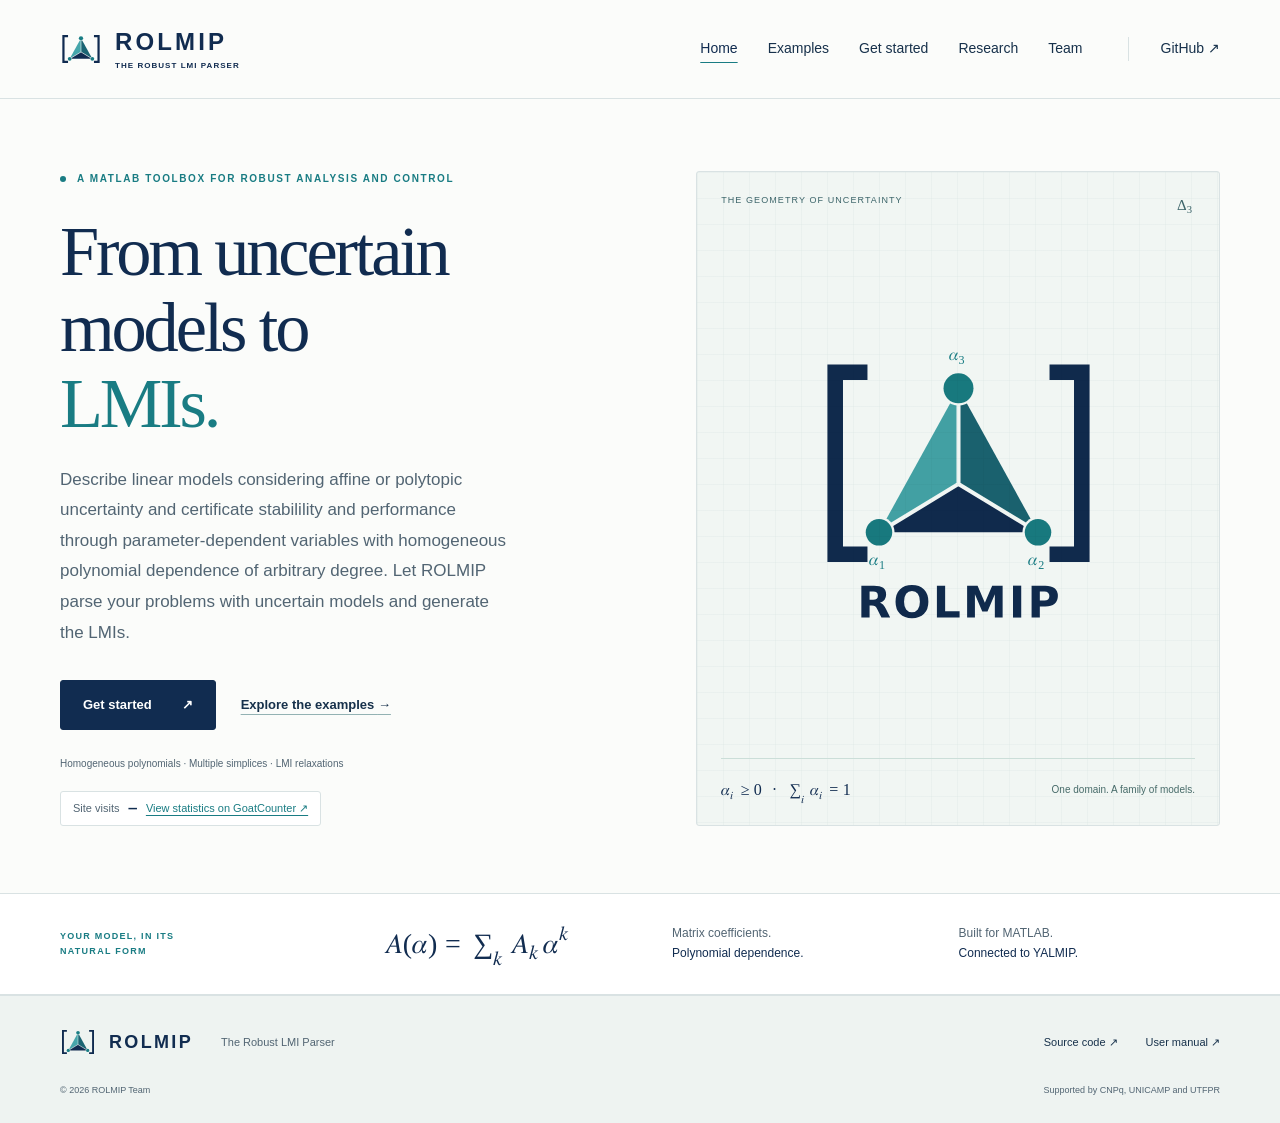
<file: proposal/index.html>
<!doctype html>
<html lang="en">
<head>
<meta charset="utf-8"><meta name="viewport" content="width=device-width,initial-scale=1">
<title>ROLMIP — The Robust LMI Parser</title>
<meta name="description" content="Build homogeneous matrix polynomials and parameter-dependent LMIs in MATLAB with ROLMIP and YALMIP. Explore runnable examples and get started.">
<link rel="icon" href="assets/rolmip-simplex-icon.svg" type="image/svg+xml">
<link rel="stylesheet" href="styles.css"><script defer src="app.js"></script>
<script id="goatcounter-script" data-goatcounter="https://rolmip.goatcounter.com/count" data-goatcounter-settings='{"no_onload":true}' async src="https://gc.zgo.at/count.js"></script>
</head>
<body>
<a class="skip-link" href="#main">Skip to content</a>
<header class="header"><div class="wrap header-inner">
<a href="#home" class="brand" aria-label="ROLMIP home"><img src="assets/rolmip-simplex-icon.svg" alt="" width="42" height="36"><span>ROLMIP<span class="brand-caption">THE ROBUST LMI PARSER</span></span></a>
<nav aria-label="Main navigation"><a href="#home" data-nav-view="home">Home</a><a href="#examples" data-nav-view="examples">Examples</a><a href="#start" data-nav-view="start">Get started</a><a href="#research" data-nav-view="research">Research</a><a href="#team" data-nav-view="team">Team</a></nav>
<a class="repo-link" href="https://github.com/rolmip/rolmip">GitHub <span aria-hidden="true">↗</span></a>
</div></header>
<main id="main">
<section class="hero wrap" id="home" data-view="home" aria-labelledby="hero-title">
<div class="hero-copy"><p class="eyebrow"><span class="dot"></span> A MATLAB TOOLBOX FOR ROBUST ANALYSIS AND CONTROL</p>
<h1 id="hero-title">From uncertain<br>models to<br><em>LMIs.</em></h1>
<p class="intro">Describe linear models considering affine or polytopic uncertainty and certificate stabilility and performance through parameter-dependent variables with homogeneous polynomial dependence of arbitrary degree. Let ROLMIP parse your problems with uncertain models and generate the LMIs.</p>
<div class="actions"><a class="button primary" href="#start">Get started <span aria-hidden="true">↗</span></a><a class="text-link" href="#examples">Explore the examples <span aria-hidden="true">→</span></a></div>
<p class="hero-note">Homogeneous polynomials · Multiple simplices · LMI relaxations</p>
<a class="visit-counter" href="https://rolmip.goatcounter.com/" target="_blank" rel="noopener noreferrer"><span>Site visits</span><strong id="visit-count" aria-live="polite">—</strong><span class="visit-counter-link">View statistics on GoatCounter ↗</span></a>
</div>
<figure class="hero-figure"><div class="figure-top"><span>THE GEOMETRY OF UNCERTAINTY</span><span><math><semantics><msub><mi mathvariant="normal">Δ</mi><mn>3</mn></msub><annotation encoding="application/x-tex">\Delta_3</annotation></semantics></math></span></div><div class="logo-field"><span class="figure-coordinate coordinate-top"><math><semantics><msub><mi>α</mi><mn>3</mn></msub><annotation encoding="application/x-tex">\alpha_3</annotation></semantics></math></span><img src="assets/rolmip-simplex-logo.svg" alt="ROLMIP logo: a simplex with three vertices enclosed in matrix brackets" width="512" height="500"><span class="figure-coordinate coordinate-left"><math><semantics><msub><mi>α</mi><mn>1</mn></msub><annotation encoding="application/x-tex">\alpha_1</annotation></semantics></math></span><span class="figure-coordinate coordinate-right"><math><semantics><msub><mi>α</mi><mn>2</mn></msub><annotation encoding="application/x-tex">\alpha_2</annotation></semantics></math></span></div><figcaption><span class="simplex-condition"><math><semantics><mrow><msub><mi>α</mi><mi>i</mi></msub><mo>≥</mo><mn>0</mn><mspace width="0.5em"/><mo>·</mo><mspace width="0.5em"/><msub><mo>∑</mo><mi>i</mi></msub><msub><mi>α</mi><mi>i</mi></msub><mo>=</mo><mn>1</mn></mrow><annotation encoding="application/x-tex">\alpha_i\geq 0\;\cdot\;\sum_i\alpha_i=1</annotation></semantics></math></span><span>One domain. A family of models.</span></figcaption></figure>
</section>
<div class="scope-strip" data-view="home"><div class="wrap scope-inner"><span>YOUR MODEL, IN ITS NATURAL FORM</span><p class="scope-formula"><math><semantics><mrow><mi>A</mi><mo>(</mo><mi>α</mi><mo>)</mo><mo>=</mo><msub><mo>∑</mo><mi>k</mi></msub><msub><mi>A</mi><mi>k</mi></msub><msup><mi>α</mi><mi>k</mi></msup></mrow><annotation encoding="application/x-tex">A(\alpha)=\sum_k A_k\alpha^k</annotation></semantics></math></p><p>Matrix coefficients.<br><strong>Polynomial dependence.</strong></p><p>Built for MATLAB.<br><strong>Connected to YALMIP.</strong></p></div></div>
<section class="section wrap examples-section" id="examples" data-view="examples" aria-labelledby="examples-title">
<div class="section-heading"><div><p class="eyebrow">01 / LEARN BY DOING</p><h2 id="examples-title">A few lines.<br>A concrete starting point.</h2></div><p>Start with polynomial algebra, then explore stability, robust H∞ and H₂ analysis, and H∞ state-feedback control. All six examples include downloadable MATLAB scripts.</p></div>
<div class="example-layout"><div class="example-sidebar"><div class="example-selectors" role="tablist" aria-label="MATLAB examples" aria-orientation="vertical">
<button class="example-tab active" id="tab-0" role="tab" aria-selected="true" aria-controls="example-panel" data-example="0"><span class="example-number">01</span><span><strong>Define a polynomial</strong><small>Three vertices. Matrix coefficients.</small></span><span aria-hidden="true">↗</span></button>
<button class="example-tab" id="tab-1" role="tab" aria-selected="false" aria-controls="example-panel" tabindex="-1" data-example="1"><span class="example-number">02</span><span><strong>Do the algebra</strong><small>Add and multiply polynomials.</small></span><span aria-hidden="true">↗</span></button>
<button class="example-tab" id="tab-2" role="tab" aria-selected="false" aria-controls="example-panel" tabindex="-1" data-example="2"><span class="example-number">03</span><span><strong>Build a stability LMI</strong><small>A common Lyapunov certificate.</small></span><span aria-hidden="true">↗</span></button>
<button class="example-tab" id="tab-3" role="tab" aria-selected="false" aria-controls="example-panel" tabindex="-1" data-example="3"><span class="example-number">04</span><span><strong>Compute an H∞ bound</strong><small>Two vertices. Worst-case energy gain.</small></span><span aria-hidden="true">↗</span></button>
<button class="example-tab" id="tab-4" role="tab" aria-selected="false" aria-controls="example-panel" tabindex="-1" data-example="4"><span class="example-number">05</span><span><strong>Compute an H₂ bound</strong><small>Two vertices. Impulse-response energy.</small></span><span aria-hidden="true">↗</span></button>
<button class="example-tab" id="tab-5" role="tab" aria-selected="false" aria-controls="example-panel" tabindex="-1" data-example="5"><span class="example-number">06</span><span><strong>Design H∞ state feedback</strong><small>Robust gain for two vertices.</small></span><span aria-hidden="true">↗</span></button>
</div><div class="example-note"><p class="eyebrow">WHAT TO EXPECT</p><p id="example-description">A degree-one polynomial with three 2 × 2 matrix coefficients. Retrieve the coefficient of α₂ using its exponent vector.</p><div class="expected"><span>Expected result</span><code id="expected-result">[2 1; 1 3]</code></div><p id="norm-reference" class="norm-reference" hidden>About the norms: <a href="https://www.mathworks.com/help/control/ref/dynamicsystem.norm.html">MATLAB reference ↗</a></p><p class="dependencies" id="dependencies">Requires MATLAB, ROLMIP and YALMIP. No solver is needed for this example.</p></div></div>
<div class="code-panel" id="example-panel" role="tabpanel" aria-labelledby="tab-0" tabindex="0"><div class="code-toolbar"><span><span class="code-dot"></span> <span id="code-filename">polynomial_example.m</span></span><button id="copy-code" class="copy-button" type="button">Copy code <span aria-hidden="true">⧉</span></button></div><pre><code id="example-code">% A homogeneous matrix polynomial on the unit simplex.
% Requires ROLMIP and YALMIP on the MATLAB path.
A1 = [1 0; 0 2];
A2 = [2 1; 1 3];
A3 = [3 0; 0 1];

% A(alpha) = alpha(1)*A1 + alpha(2)*A2 + alpha(3)*A3
% alpha(i) &gt;= 0, sum(alpha) = 1.
A = rolmipvar([A1 A2 A3], &#x27;A&#x27;, 3, 1);

% Retrieve the coefficient of alpha(2).
coefficient = A([0 1 0]);
disp(coefficient{1});
</code></pre><div class="code-footer"><span>MATLAB / ROLMIP</span><a id="download-example" href="examples/polynomial_example.m" download>Download .m <span aria-hidden="true">↓</span></a></div></div></div>
<p class="examples-bottom">Want to go further? <a href="https://github.com/rolmip/rolmip/tree/main/docs/manual_examples">Explore ROLMIP user manual <span aria-hidden="true">↗</span></a></p>
</section>
<section class="start-section" id="start" data-view="start" aria-labelledby="start-title"><div class="wrap start-layout"><div><p class="eyebrow">02 / SET UP YOUR WORKSPACE</p><h2 id="start-title">Easy to install in <br>MATLAB.</h2><p>ROLMIP handles the polynomial structure. YALMIP models the optimization problem. An SDP solver computes the solution.</p><a class="button primary" href="https://github.com/rolmip/rolmip/archive/refs/tags/3.3.zip">Download ROLMIP 3.3 <span aria-hidden="true">↓</span></a></div><ol class="install-steps"><li><span class="step-index">1</span><div><h3>Install the dependencies</h3><p>Install <a href="https://yalmip.github.io/download/">YALMIP</a>. To solve the stability and norm-bound examples, also install <a href="https://github.com/sqlp/sedumi">SeDuMi</a> and add both to your MATLAB path.</p></div></li><li><span class="step-index">2</span><div><h3>Add ROLMIP to your path</h3><p>Extract the release and point MATLAB to its <code>rolmip</code> folder. Replace the path below with your installation directory.</p><pre><code>addpath('/your/path/rolmip-3.3/rolmip');
savepath;</code></pre></div></li><li><span class="step-index">3</span><div><h3>Run your first example</h3><p>Download a script above and run it in MATLAB. Then explore the manual for multiple simplices, parameter-dependent variables and LMI export.</p><a class="text-link" href="https://github.com/rolmip/rolmip/blob/main/docs/manual_rolmip.pdf">Read the user manual <span aria-hidden="true">↗</span></a></div></li></ol></div></section>
<section class="section wrap research-section" id="research" data-view="research" aria-labelledby="research-title"><div class="research-title"><p class="eyebrow">03 / THE RESEARCH BEHIND THE CODE</p><h2 id="research-title">Made to popularize LMIs among graduate students, researchers, and engineers in control systems.</h2><p>If ROLMIP contributes to your work, please cite the toolbox article</a>.</p></div><article class="paper"><p class="eyebrow">ACM TRANSACTIONS ON MATHEMATICAL SOFTWARE · 2019</p><h3>Algorithm 998: The Robust LMI Parser — A Toolbox to Construct LMI Conditions for Uncertain Systems</h3><p>C. M. Agulhari, A. Felipe, R. C. L. F. Oliveira &amp; P. L. D. Peres</p><p class="paper-meta">Volume 45 · Issue 3 · Article 36</p><div class="paper-actions"><a class="text-link" href="https://doi.org/10.1145/3323925">Read the article ↗</a><button class="text-button" id="copy-citation" type="button">Copy BibTeX ⧉</button></div><details class="citation-details"><summary>View BibTeX</summary><pre><code id="citation-fallback">@article{AFOP:19,
  author = {C. M. Agulhari and A. Felipe and R. C. L. F. Oliveira and P. L. D. Peres},
  title = {Algorithm 998: The Robust LMI Parser --- A Toolbox to Construct LMI Conditions for Uncertain Systems},
  journal = {ACM Transactions on Mathematical Software},
  volume = {45}, number = {3}, pages = {36:1--36:25},
  year = {2019}, doi = {10.1145/3323925}
}</code></pre><a class="text-link" href="rolmip.bib" download>Download citation ↓</a></details></article></section>
<section class="team-section" id="team" data-view="team" aria-labelledby="team-title"><div class="wrap"><div class="section-heading"><div><p class="eyebrow">04 / PEOPLE &amp; PROJECT</p><h2 id="team-title">The people behind ROLMIP.</h2></div><p>Developed through research in robust control, polynomial methods and numerical optimization.</p></div><div class="team-grid"><a class="person" href="https://orcid.org/0000-0001-7630-1828"><img loading="lazy" src="assets/agulhari.jpg" alt="Portrait of Cristiano M. Agulhari" width="220" height="240"><h3>Cristiano M. Agulhari</h3><span>ROLMIP · RolmiPy</span><span class="person-link">ORCID ↗</span></a><a class="person" href="https://orcid.org/0000-0001-5882-2822"><img loading="lazy" src="assets/alexandre.jpg" alt="Portrait of Alexandre Felipe" width="220" height="240"><h3>Alexandre Felipe</h3><span>ROLMIP</span><span class="person-link">ORCID ↗</span></a><a class="person" href="https://orcid.org/0000-0002-8225-7058"><img loading="lazy" src="assets/ricardo.jpg" alt="Portrait of Ricardo C. L. F. Oliveira" width="220" height="240"><h3>Ricardo C. L. F. Oliveira</h3><span>ROLMIP</span><span class="person-link">ORCID ↗</span></a><a class="person" href="https://orcid.org/0000-0002-6371-7338"><img loading="lazy" src="assets/pedro.jpg" alt="Portrait of Pedro L. D. Peres" width="220" height="240"><h3>Pedro L. D. Peres</h3><span>ROLMIP</span><span class="person-link">ORCID ↗</span></a><a class="person" href="https://orcid.org/0000-0002-9288-6376"><img loading="lazy" src="assets/esdras.jpg" alt="Portrait of Esdras B. Silva" width="220" height="240"><h3>Esdras B. Silva</h3><span>RolmiPy · PolyAny</span><span class="person-link">ORCID ↗</span></a></div><div class="ecosystem"><div><p class="eyebrow">ALSO IN DEVELOPMENT</p><h3>Meet the Python projects.</h3></div><p>RolmiPy and its polynomial core, PolyAny, are being developed by Esdras B. Silva and Cristiano M. Agulhari.</p><a class="text-link" href="https://github.com/rolmip/polyany">Explore PolyAny ↗</a></div></div></section>
<section class="contact-strip wrap" data-view="team"><div><h2>Questions, ideas, or a bug?</h2><p>Help to shape the next version of ROLMIP.</p></div><a class="button outline" href="https://github.com/rolmip/rolmip/issues">Start on GitHub ↗</a><a class="text-link" href="mailto:agulhari@utfpr.edu.br">Contact the team ↗</a></section>
</main><footer><div class="wrap footer-top"><a href="#home" class="brand"><img src="assets/rolmip-simplex-icon.svg" alt="" width="36" height="32"><span>ROLMIP</span></a><span>The Robust LMI Parser</span><a href="https://github.com/rolmip/rolmip">Source code ↗</a><a href="https://github.com/rolmip/rolmip/blob/main/docs/manual_rolmip.pdf">User manual ↗</a></div><div class="wrap footer-bottom"><span>© 2026 ROLMIP Team</span><span>Supported by CNPq, UNICAMP and UTFPR</span></div></footer>
<div class="sr-only" id="copy-status" role="status" aria-live="polite"></div>
<script id="example-data" type="application/json">[{"file": "polynomial_example.m", "code": "% A homogeneous matrix polynomial on the unit simplex.\n% Requires ROLMIP and YALMIP on the MATLAB path.\nA1 = [1 0; 0 2];\nA2 = [2 1; 1 3];\nA3 = [3 0; 0 1];\n\n% A(alpha) = alpha(1)*A1 + alpha(2)*A2 + alpha(3)*A3\n% alpha(i) >= 0, sum(alpha) = 1.\nA = rolmipvar([A1 A2 A3], 'A', 3, 1);\n\n% Retrieve the coefficient of alpha(2).\ncoefficient = A([0 1 0]);\ndisp(coefficient{1});\n"}, {"file": "algebra_example.m", "code": "% Matrix polynomial algebra on a two-vertex simplex.\n% Requires ROLMIP and YALMIP on the MATLAB path.\nA = rolmipvar({[1 0; 0 2], [2 1; 1 3]}, 'A', 2, 1);\nB = rolmipvar({[0 1; 1 0], [1 0; 0 -1]}, 'B', 2, 1);\n\n% Matrix multiplication preserves the order of the factors.\nC = A*B;\nS = A + B;\n\n% Coefficient of alpha(1)*alpha(2) in the degree-two product.\ncoefficient = C([1 1]);\ndisp(coefficient{1});\n"}, {"file": "stability_example.m", "code": "% A common quadratic Lyapunov certificate for dx/dt = A(alpha)*x.\n% Requires ROLMIP, YALMIP and SeDuMi on the MATLAB path.\nyalmip('clear');\nA1 = [-1 0.2; 0 -2];\nA2 = [-2 0; 0.3 -1];\nA = rolmipvar({A1, A2}, 'A', 2, 1);\nP = rolmipvar(2, 2, 'P', 0, 0);\nI = rolmipvar(eye(2), 'I');\n\n% Uniform margins for this degree-one, two-vertex example.\nF = [P >= I, A'*P + P*A <= -I];\noptions = sdpsettings('solver', 'sedumi', 'verbose', 0);\nresult = optimize(F, [], options);\nassert(result.problem == 0, result.info);\ndisp(double(P));\n"}, {"file": "hinf_example.m", "code": "% Robust H-infinity analysis of a continuous-time two-vertex system.\n% Requires MATLAB, ROLMIP, YALMIP and SeDuMi.\n% xdot = A(alpha)*x + B0*w, z = C0*x; D = 0.\n% A(alpha) = alpha*A1 + (1-alpha)*A2, 0 <= alpha <= 1.\n% A common P gives an upper bound for every fixed alpha,\n% not necessarily the exact worst-case norm over the polytope.\nyalmip('clear');\nA1 = [-1 0.2; 0 -2];\nA2 = [-2 0; 0.3 -1];\nB0 = [1; 0.5];\nC0 = [1 0.4];\nA = rolmipvar({A1, A2}, 'A', 2, 1);\nB = rolmipvar(B0, 'B');\nC = rolmipvar(C0, 'C');\n\neta = sdpvar(1); % Squared H-infinity bound: eta = gamma^2.\nP = rolmipvar(2,2,'P','sym',2,1); % P(a)=a_1*P_1+a_2*P_2\nE = rolmipvar(eta, 'eta');\nI2 = rolmipvar(eye(2), 'I2');\n\n% Bounded-real LMI, affine in alpha and the decision variables.\nBRL = [A'*P + P*A, P*B, C';\n       B'*P,       -E,  0;\n       C,           0, -1];\nLMIs = [P >= 1e-6*I2, M <= 0];\noptions = sdpsettings('solver', 'sedumi', 'verbose', 0);\nresult = optimize(LMIs, eta, options);\nif result.problem == 0 && min(checkset(LMIs)) > -1e-6\n    hinf_bound = sqrt(value(eta));\n    fprintf('Robust H-infinity upper bound: %.6f\\n', hinf_bound);\nelse\n    fprintf('Unfeasible problem\\n')\nend\n"}, {"file": "h2_example.m", "code": "% Robust H-2 analysis of a continuous-time two-vertex system.\n% Requires MATLAB, ROLMIP, YALMIP and SeDuMi.\n% xdot = A(alpha)*x + B0*w, z = C0*x; D = 0.\n% A(alpha) = alpha*A1 + (1-alpha)*A2, 0 <= alpha <= 1.\n% D = 0 is essential for a finite continuous-time H-2 norm.\n% A common observability-Gramian bound X gives an upper bound\n% for every fixed alpha, not necessarily the exact worst case.\nyalmip('clear');\nA1 = [-1 0.2; 0 -2];\nA2 = [-2 0; 0.3 -1];\nB0 = [1; 0.5];\nC0 = [1 0.4];\nA = rolmipvar({A1, A2}, 'A', 2, 1);\nC = rolmipvar(C0, 'C');\ntol=1e-6;\n\nX = rolmipvar(2,2,'P','sym',2,1); % X(a)=a_1*X_1+a_2*X_2\neta=sdpvar;\netar=rolmipvar(eta,'eta');\nI2 = rolmipvar(eye(2), 'I2');\n% trace(B0'*X*B0) bounds the SQUARED H-2 norm.\nLMIs = [X >= tol*I2, A'*X + X*A + C'*C <= 0, etar >= trace(B0'*X*B0)];\n\noptions = sdpsettings('solver', 'sedumi', 'verbose', 0);\nresult = optimize(LMIs, eta, options);\nif result.problem == 0 && min(checkset(LMIs)) > -tol\n    h2_bound = sqrt(value(eta));\n    fprintf('Robust H-2 upper bound: %.6f\\n', h2_bound);\nelse\n    fprintf('Unfeasible problem\\n')\nend\n\n"}, {"file": "stateFeedback_hinf_example.m", "code": "% Robust H-infinity state-feedback control of a continuous-time two-vertex system.\n% Requires MATLAB, ROLMIP, YALMIP and SeDuMi.\n% xdot = A(alpha)*x + Bu(alpha)*u + Bw*w, \n% %  z = C*x+Du*u+Dw*w.\n% A(alpha) = alpha*A1 + (1-alpha)*A2, 0 <= alpha <= 1.\n% Bu(alpha) = alpha*Bu1 + (1-alpha)*Bu2, 0 <= alpha <= 1.\n% A common W gives an upper bound for every fixed alpha,\n% not necessarily the exact worst-case norm over the polytope.\n\nA1 = [-1 0.2; \n      0 -2];\nA2 = [-2 0; \n      0.4 1];\nBu1 = [1; 1];\nBu2 = [0.5; 0.1];\nBw = [0.9; 1];\nC = [1 0.4];\nDu = 0;\nDw = 0.2;\nA = rolmipvar({A1, A2}, 'A', 2, 1);\nBw = rolmipvar(Bw, 'Bw');\nBu = rolmipvar({Bu1,Bu2}, 'Bu',2,1);\nC = rolmipvar(C, 'C');\nDu = rolmipvar(Du, 'Du');\nDw = rolmipvar(Dw, 'Dw');\n\neta = sdpvar; % Squared H-infinity bound: eta = gamma^2.\nW = rolmipvar(2,2,'P','sym',2,0); % W(a)=W;\nZ = rolmipvar(1,2,'Z','full',2,0);  \n\n% Bounded-real LMI, affine in alpha and the decision variables.\nBRL_11 = A*W + W*A'+Bu*Z+Z'*Bu';\nBRL_12 = W*C'+Z'*Du';\nBRL_13 = Bw;\nBRL_22 = -1;\nBRL_23 = Dw;\nBRL_33 = -eta;\n\nBRL = [BRL_11 BRL_12 BRL_13;\n      BRL_12' BRL_22 BRL_23;\n      BRL_13' BRL_23' BRL_33];\nLMIs = [W >= 1e-6*eye(2), BRL <= 0];\noptions = sdpsettings('solver', 'sedumi', 'verbose', 0);\nresult = optimize(LMIs, eta, options);\nif result.problem ~= 1 && min(checkset(LMIs)) > -1e-6\n    hinf_bound = sqrt(value(eta));\n    K = value(Z)*inv(value(W));\n    fprintf('Robust H-infinity upper bound: %.6f Gain K = [%.4f %.4f]\\n', hinf_bound,K);\nelse\n    fprintf('Unfeasible problem\\n')\nend\n"}]</script>
</body></html>
</file>
<file: proposal/styles.css>
:root{--navy:#112c50;--ink:#17314b;--teal:#197c83;--muted:#526573;--line:#d9e2e3;--paper:#fbfcfa;--tint:#edf4f2;--mono:'SFMono-Regular',Consolas,'Liberation Mono',monospace}*{box-sizing:border-box}html{scroll-behavior:smooth;scroll-padding-top:105px}body{margin:0;background:var(--paper);color:var(--ink);font:16px/1.65 Inter,'Segoe UI',Arial,sans-serif}a{color:inherit;text-decoration:none}button{font:inherit;cursor:pointer}button,a{-webkit-tap-highlight-color:transparent}a:focus-visible,button:focus-visible,[tabindex]:focus-visible{outline:3px solid #c48824;outline-offset:5px}a:hover{color:var(--teal)}img{max-width:100%;display:block}h1,h2,h3,p,figure{margin:0}h1,h2{font-family:Georgia,'Times New Roman',serif;font-weight:400;letter-spacing:-.045em;line-height:1.08}h2{font-size:clamp(34px,3.2vw,46px)}h3{font-size:18px;line-height:1.4;font-weight:600}p{color:var(--muted)}.wrap{max-width:1240px;margin:auto;padding-inline:40px}.header{border-bottom:1px solid var(--line);background:rgba(251,252,250,.97);position:sticky;top:0;z-index:10}.header-inner{height:98px;display:flex;align-items:center;gap:45px}.brand{display:flex;align-items:center;gap:13px;font-size:24px;font-weight:750;letter-spacing:.13em;color:var(--navy);line-height:1.25}.brand-caption{display:block;font-size:8px;font-weight:600;letter-spacing:.13em;margin-top:4px}.header nav{display:flex;gap:30px;margin-left:auto;font-size:14px}.repo-link{font-size:14px;border-left:1px solid var(--line);padding-left:32px}.hero{display:grid;grid-template-columns:1.1fr 1fr;gap:60px;padding-top:72px;padding-bottom:67px;align-items:center}.eyebrow{font-size:10px;font-weight:700;letter-spacing:.16em;color:var(--teal)}.dot{display:inline-block;width:6px;height:6px;border-radius:50%;background:var(--teal);margin-right:7px}.hero h1{font-size:clamp(52px,5.5vw,77px);margin:25px 0 24px;color:var(--navy)}h1 em{font-style:normal;color:var(--teal)}.intro{font-size:17px;max-width:455px;line-height:1.8}.actions{display:flex;align-items:center;gap:25px;margin-top:32px}.button{display:inline-flex;align-items:center;justify-content:center;gap:30px;padding:13px 22px;font-size:13px;font-weight:600;border:1px solid var(--navy);border-radius:3px;white-space:nowrap}.primary{background:var(--navy);color:white}.primary:hover{background:#1b455c;color:white}.text-link{font-size:13px;font-weight:650;text-decoration:underline;text-underline-offset:5px;text-decoration-color:#93b2b3}.hero-note{font-size:10px;margin-top:26px;color:var(--muted)}.hero-figure{align-self:stretch;position:relative;display:flex;flex-direction:column;justify-content:space-between;border:1px solid var(--line);background-color:#f1f6f3;background-image:linear-gradient(#dfe9e560 1px,transparent 1px),linear-gradient(90deg,#dfe9e560 1px,transparent 1px);background-size:26px 26px;border-radius:3px;padding:21px 24px}.figure-top{display:flex;justify-content:space-between;font-size:9px;letter-spacing:.12em;color:#3d656a}.figure-top span:last-child{font-size:15px}.logo-field{position:relative;margin:27px auto 19px;width:100%;max-width:335px;padding:20px}.logo-field img{width:100%;height:auto;mix-blend-mode:multiply}.figure-coordinate{position:absolute;font-family:Georgia,serif;font-size:17px;color:var(--teal)}.figure-coordinate{transform:translate(-50%,-50%);line-height:1}.coordinate-top{left:50%;top:calc(20px + (100% - 40px)*.025)}.coordinate-left{left:calc(20px + (100% - 40px)*.23);top:calc(20px + (100% - 40px)*.735)}.coordinate-right{left:calc(20px + (100% - 40px)*.77);top:calc(20px + (100% - 40px)*.735)}.hero-figure figcaption{display:flex;justify-content:space-between;gap:12px;align-items:center;border-top:1px solid #cbded8;padding-top:18px;font-size:10px;color:#476b69}.hero-figure figcaption span:first-child{font-family:Georgia,serif;font-size:16px;color:var(--navy)}.scope-strip{border-top:1px solid var(--line);border-bottom:1px solid var(--line);background:white}.scope-inner{display:grid;grid-template-columns:1.15fr 1fr 1fr 1fr;gap:25px;align-items:center;padding-block:27px}.scope-inner>span{font-size:9px;letter-spacing:.14em;max-width:165px;color:var(--teal);font-weight:700}.scope-inner p{font-size:12px;line-height:1.65}.scope-inner p:first-of-type{font-family:Georgia,serif;font-size:28px;color:var(--navy)}.scope-inner p strong{font-weight:500;color:var(--navy)}.section{padding-block:83px}.section-heading{display:flex;justify-content:space-between;align-items:flex-end;gap:65px;margin-bottom:38px}.section-heading h2{margin-top:15px}.section-heading>p{font-size:14px;max-width:375px}.example-layout{display:grid;grid-template-columns:340px minmax(0,1fr);gap:35px}.example-tab{display:flex;width:100%;align-items:center;text-align:left;gap:16px;color:var(--muted);background:transparent;border:none;border-bottom:1px solid var(--line);padding:20px 16px}.example-tab.active{background:var(--tint);color:var(--navy);border-left:3px solid var(--teal);padding-left:13px}.example-tab strong{display:block;font-size:14px;font-weight:650}.example-tab small{display:block;font-size:11px;margin-top:3px}.example-tab>span:last-child{margin-left:auto}.example-number{font-family:var(--mono);font-size:11px;color:var(--teal)}.example-note{padding:26px 16px 0}.example-note>p:not(.eyebrow){font-size:12px;margin-top:11px}.expected{padding-block:15px;border-bottom:1px solid var(--line);display:flex;justify-content:space-between;gap:10px;font-size:11px;color:var(--muted)}.expected code{color:var(--navy);font-family:var(--mono)}.example-note .dependencies{font-size:10px!important;line-height:1.7}.code-panel{background:#112b42;color:#dce8eb;border:1px solid #1a3b54;border-radius:5px;min-width:0;display:flex;flex-direction:column;box-shadow:0 18px 35px #102b4212}.code-toolbar{display:flex;justify-content:space-between;align-items:center;padding:14px 21px;border-bottom:1px solid #294359;font-family:var(--mono);font-size:11px;gap:8px}.code-dot{display:inline-block;background:#5ca8a6;border-radius:50%;width:6px;height:6px;margin-right:6px}.copy-button{background:#203d53;color:#dce8eb;border:1px solid #3e5769;padding:5px 9px;font-size:10px;border-radius:3px}.copy-button:hover{background:#315269}.code-panel pre{margin:0;padding:26px 23px;font-size:11px;line-height:1.95;overflow-x:auto;flex:1;min-height:335px;tab-size:2;font-family:var(--mono)}.code-panel code{font-family:inherit}.code-comment{color:#9ab5bd}.code-string{color:#b7d7b2}.code-footer{display:flex;justify-content:space-between;padding:14px 22px;border-top:1px solid #294359;font-size:10px;letter-spacing:.05em;color:#a0b9c7}.code-footer a{color:#dce8eb}.examples-bottom{text-align:right;margin-top:25px;font-size:12px}.examples-bottom a{color:var(--teal);margin-left:9px;text-decoration:underline;text-underline-offset:4px}.start-section{padding-block:72px;background:var(--tint);border-block:1px solid var(--line)}.start-layout{display:grid;grid-template-columns:1fr 1.25fr;gap:100px}.start-layout h2{margin-block:15px 22px}.start-layout>div>p:not(.eyebrow){font-size:14px;max-width:340px;margin-bottom:27px}.install-steps{margin:0;padding:0;list-style:none}.install-steps li{display:flex;gap:20px;padding:23px 0;border-bottom:1px solid #cadbd6}.install-steps li:first-child{padding-top:0}.install-steps li:last-child{border:none;padding-bottom:0}.step-index{border:1px solid #adc9bf;display:flex;align-items:center;justify-content:center;width:30px;height:30px;flex:0 0 30px;border-radius:50%;color:var(--teal);font:12px var(--mono)}.install-steps h3{font-size:16px;margin-bottom:8px}.install-steps p{font-size:13px}.install-steps p a,.research-title p a{text-decoration:underline;text-underline-offset:3px}.install-steps pre{background:#fff9;border:1px solid #cddbd7;padding:13px 16px;overflow:auto;font-size:11px;line-height:1.8;border-radius:3px}.install-steps .text-link{display:inline-block;margin-top:14px}.research-section{display:grid;grid-template-columns:1fr 1.25fr;gap:100px}.research-title h2{margin-block:15px 22px}.research-title>p:last-child{font-size:13px;max-width:325px}.paper{border-left:2px solid var(--teal);padding:8px 0 8px 32px}.paper h3{font-family:Georgia,serif;font-size:25px;font-weight:400;margin:14px 0;line-height:1.35;letter-spacing:-.02em}.paper>p:not(.eyebrow){font-size:12px}.paper-meta{margin-top:9px}.paper-actions{display:flex;gap:28px;align-items:center;margin-top:25px}.text-button{padding:0;border:0;background:none;font-size:12px;color:var(--teal);text-decoration:underline;text-underline-offset:5px}.team-section{padding-block:70px;border-top:1px solid var(--line);background:#f4f6f3}.team-section h2{font-size:37px}.team-grid{display:grid;grid-template-columns:repeat(5,1fr);gap:25px}.person img{width:100%;height:185px;object-fit:cover;object-position:center 22%;filter:grayscale(1);border-radius:3px;background:#e0e8e5;transition:filter .2s}.person:hover img{filter:grayscale(0)}.person h3{font-size:13px;margin-top:17px;min-height:36px}.person>span{font-size:10px;display:block;color:var(--muted)}.person .person-link{margin-top:8px;color:var(--teal)}.ecosystem{display:grid;grid-template-columns:1fr 1.15fr auto;gap:40px;align-items:center;border-top:1px solid var(--line);margin-top:46px;padding-top:35px}.ecosystem h3{margin-top:9px;font-size:19px}.ecosystem>p{font-size:12px;max-width:410px}.contact-strip{display:flex;align-items:center;gap:30px;padding-block:50px}.contact-strip>div{margin-right:auto}.contact-strip h2{font-size:31px}.contact-strip p{font-size:12px;margin-top:9px}.outline{border-color:#b5c7ca}.outline:hover{background:var(--tint)}footer{border-top:1px solid var(--line);padding-top:30px;background:#eef3f1}.footer-top{display:flex;gap:28px;align-items:center;font-size:11px}.footer-top>span{margin-right:auto;color:var(--muted)}.footer-top .brand{font-size:18px}.footer-bottom{display:flex;justify-content:space-between;padding-block:25px;font-size:9px;color:var(--muted)}.sr-only{position:absolute;width:1px;height:1px;padding:0;overflow:hidden;clip:rect(0,0,0,0);white-space:nowrap;border:0}.skip-link{position:fixed;top:-100px;left:15px;padding:10px;background:white;z-index:100}.skip-link:focus{top:10px}
@media(min-width:1500px){.wrap{max-width:1360px}.hero{gap:100px}.hero h1{font-size:84px}.logo-field{max-width:365px}.code-panel pre{font-size:12px}.hero{padding-block:85px}}
@media(max-width:1000px){.wrap{padding-inline:28px}.header-inner{gap:20px}.header nav{gap:20px}.hero{gap:30px}.hero h1{font-size:59px}.hero .eyebrow{font-size:8px}.hero-note{font-size:9px}.actions{gap:18px}.actions .text-link{font-size:11px}.hero-figure{padding:18px}.hero-figure figcaption{flex-direction:column;align-items:flex-start}.example-layout{grid-template-columns:280px minmax(0,1fr);gap:22px}.example-tab{gap:10px}.start-layout,.research-section{gap:55px}.person img{height:150px}.team-grid{gap:18px}.team-section h2{font-size:33px}.section-heading{gap:35px}.contact-strip{gap:20px}}
@media(max-width:760px){html{scroll-padding-top:115px}.wrap{padding-inline:22px}.header-inner{height:auto;min-height:100px;flex-wrap:wrap;padding-block:15px;gap:12px}.brand{font-size:22px}.header nav{order:3;width:100%;justify-content:space-between;font-size:12px;gap:10px}.repo-link{margin-left:auto;border:none;padding-left:0;font-size:12px}.hero{grid-template-columns:1fr;padding-block:40px;gap:35px}.hero h1{font-size:60px;margin-block:20px}.hero .eyebrow{font-size:8px}.intro{font-size:15px}.hero-note{font-size:9px}.hero-figure{min-height:330px}.logo-field{max-width:255px;margin-block:8px}.hero-figure figcaption{flex-direction:row;align-items:center;font-size:9px}.scope-inner{grid-template-columns:1fr 1fr;gap:20px;padding-block:25px}.scope-inner>span{max-width:150px}.scope-inner p:first-of-type{font-size:25px}.scope-inner p{font-size:11px}.section{padding-block:49px}.section-heading{display:block;margin-bottom:27px}.section-heading>p{margin-top:22px;font-size:13px;max-width:100%}h2{font-size:37px}.example-layout{grid-template-columns:1fr;gap:23px}.example-note{padding-top:20px}.example-note .dependencies{font-size:11px!important}.code-panel pre{min-height:0;font-size:10px;padding:20px 15px}.code-toolbar{padding-inline:14px;font-size:10px}.examples-bottom{text-align:left;line-height:2}.examples-bottom a{margin-left:0;display:block}.start-layout,.research-section{grid-template-columns:1fr;gap:35px}.start-section{padding-block:45px}.paper{padding-left:22px}.paper .eyebrow{font-size:8px}.paper h3{font-size:23px}.team-section{padding-block:45px}.team-section h2{font-size:35px}.team-grid{grid-template-columns:1fr 1fr;gap:24px 18px}.person img{height:180px}.person h3{font-size:12px}.ecosystem{grid-template-columns:1fr;gap:17px;margin-top:32px;padding-top:28px}.contact-strip{flex-wrap:wrap;padding-block:40px;gap:20px}.contact-strip>div{width:100%;margin-bottom:5px}.contact-strip h2{font-size:29px}.footer-top{flex-wrap:wrap;gap:20px}.footer-top>span{font-size:10px}.footer-bottom{flex-direction:column;gap:8px}.paper-actions{gap:20px}.start-layout>div>p:not(.eyebrow){max-width:none}}
@media(prefers-reduced-motion:reduce){html{scroll-behavior:auto}*{transition:none!important}}

.scope-inner p:first-of-type{white-space:nowrap}.citation-details{margin-top:20px;font-size:11px;color:var(--muted)}.citation-details summary{cursor:pointer}.citation-details pre{max-width:100%;white-space:pre-wrap;overflow-wrap:anywhere;font-size:10px}.citation-details .text-link{font-size:11px}

.code-panel pre{max-height:600px}.norm-reference a{text-decoration:underline;text-underline-offset:3px}.expected{flex-wrap:wrap}.code-panel{align-self:start}@media(max-width:760px){.code-panel pre{max-height:460px}}

.expected-multiline{display:block}.expected-multiline code{display:block;margin-top:5px;white-space:pre-wrap;overflow-wrap:anywhere}
.hero-figure math,.scope-formula math{font-family:'Latin Modern Math','STIX Two Math','Cambria Math',serif;letter-spacing:normal}.simplex-condition math{font-size:1em}
[hidden]{display:none!important}html.view-mode{scroll-behavior:auto}html.view-mode body{min-height:100vh;display:flex;flex-direction:column}html.view-mode main{flex:1}.header nav a[aria-current="location"]{color:var(--navy);text-decoration:underline;text-decoration-color:var(--teal);text-underline-offset:9px}
.visit-counter{display:inline-flex;align-items:center;flex-wrap:wrap;gap:9px;margin-top:19px;padding:8px 12px;border:1px solid var(--line);border-radius:3px;background:#fff;color:var(--muted);font-size:11px;line-height:1.5}.visit-counter strong{color:var(--navy);font:600 14px var(--mono)}.visit-counter-link{color:var(--teal);text-decoration:underline;text-underline-offset:3px}.visit-counter:hover{border-color:#93b2b3;color:var(--navy)}
</file>
